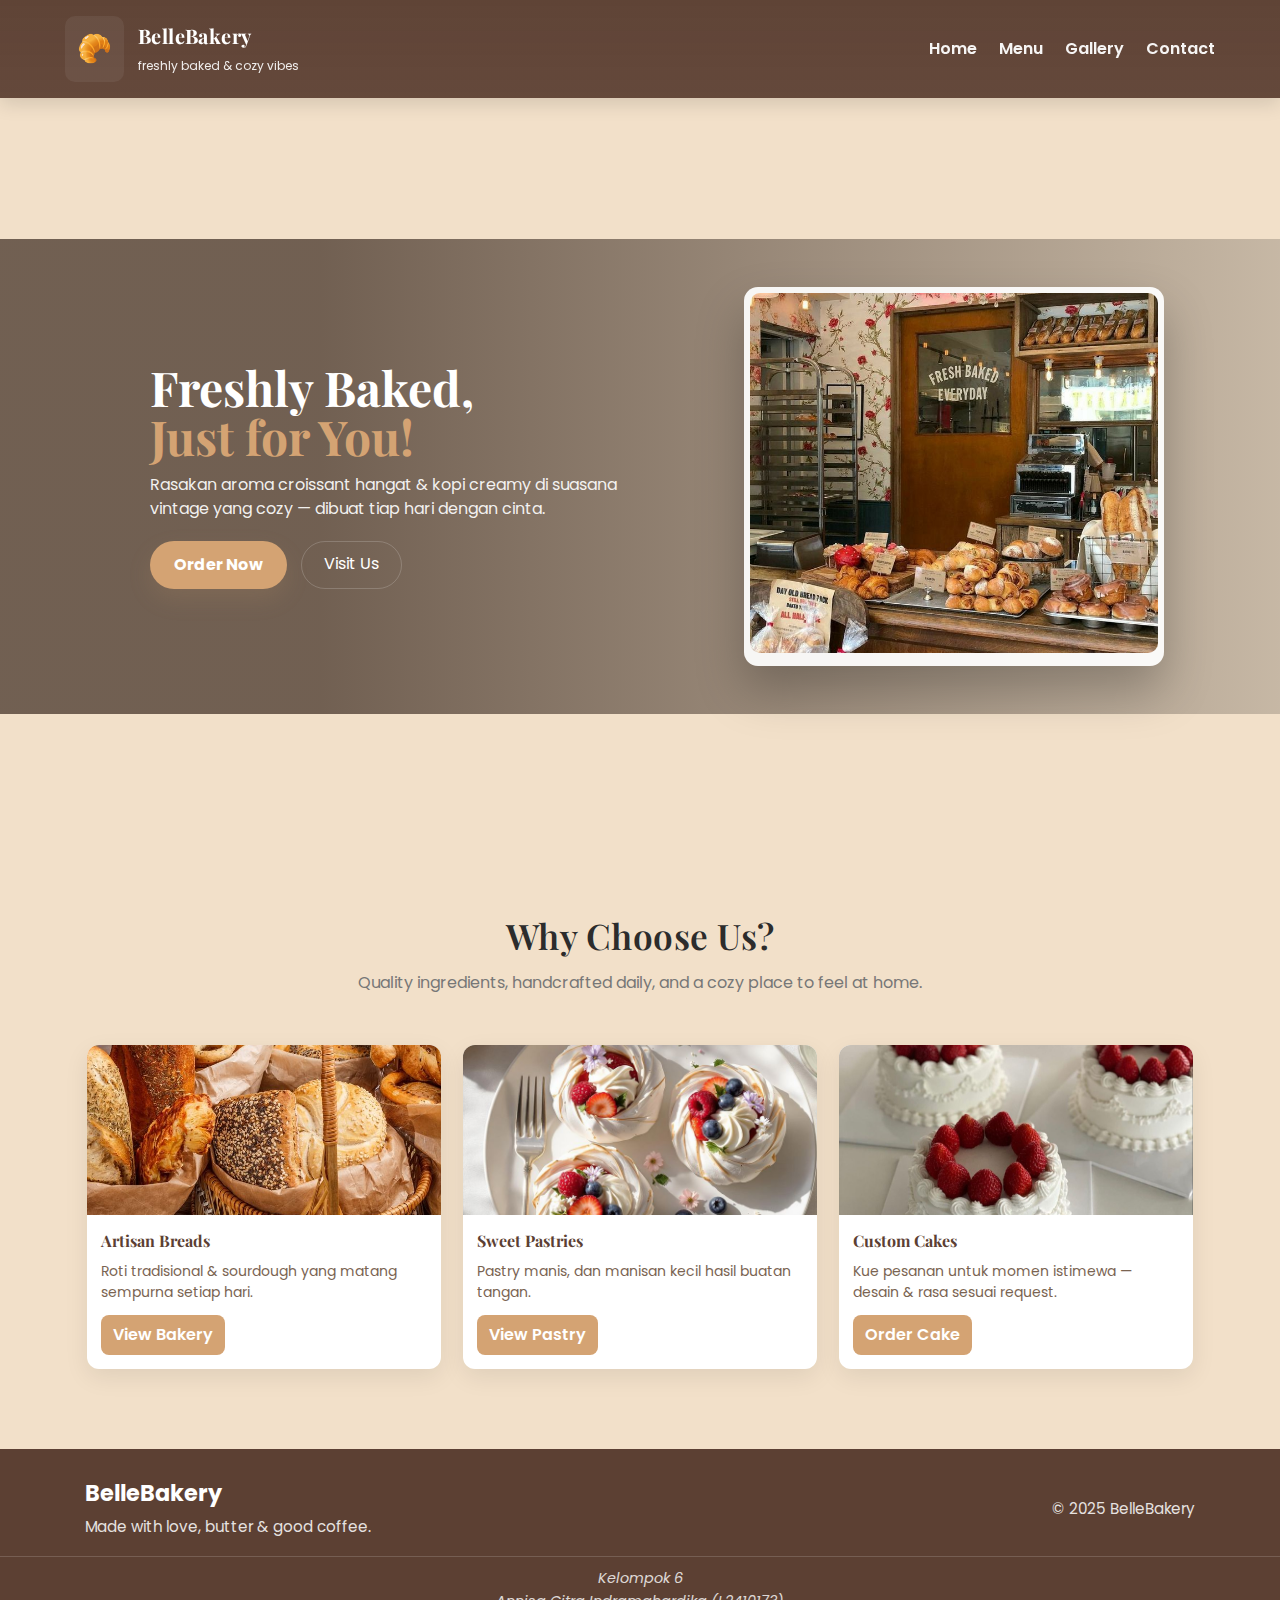
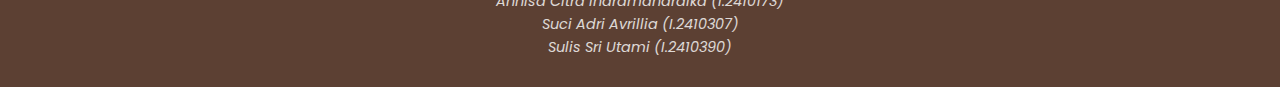
<file: index.html>
<!DOCTYPE html>
<html lang="id">
<head>
  <meta charset="utf-8" />
  <meta name="viewport" content="width=device-width,initial-scale=1" />
  <title>BelleBakery — Freshly Baked, Just for You</title>
  <link href="https://fonts.googleapis.com/css2?family=Playfair+Display:wght@600;700&family=Poppins:wght@300;400;500;600&display=swap" rel="stylesheet">
  <link rel="stylesheet" href="styles.css">
</head>
<body>

  <!-- HEADER -->
  <header class="site-header">
    <div class="container header-inner">
      <div class="brand">
        <div class="logo-mark">🥐</div>
        <div class="brand-text">
          <h1>BelleBakery</h1>
          <small class="tagline">freshly baked & cozy vibes</small>
        </div>
      </div>

      <nav class="nav">
        <a href="index.html">Home</a>
        <a href="menu.html">Menu</a>
        <a href="gallery.html">Gallery</a>
        <a href="contact.html">Contact</a>
      </nav>
    </div>
  </header>

  <!-- HERO -->
  <section id="home" class="hero">
    <div class="hero-overlay">
      <div class="container hero-inner">
        <div class="hero-left">
          <h2 class="hero-title">Freshly Baked,<br><span>Just for You!</span></h2>
          <p class="hero-sub">Rasakan aroma croissant hangat & kopi creamy di suasana vintage yang cozy — dibuat tiap hari dengan cinta.</p>
          <div class="hero-cta">
            <a href="menu.html" class="btn-primary">Order Now</a>
            <a href="gallery.html" class="btn-ghost">Visit Us</a>
          </div>
        </div>
        <div class="hero-right">
          <div class="hero-card">
            <img src="download (14).jpg" alt="Hero Croissant">
          </div>
        </div>
      </div>
    </div>
  </section>

  <!-- WHY CHOOSE US -->
  <section id="why" class="why">
    <div class="container">
      <h3 class="section-title">Why Choose Us?</h3>
      <p class="section-desc">Quality ingredients, handcrafted daily, and a cozy place to feel at home.</p>

      <div class="why-grid">
        <article class="why-card">
          <img src="artisan bread.jpg" alt="Artisan breads">
          <div class="why-body">
            <h4>Artisan Breads</h4>
            <p>Roti tradisional & sourdough yang matang sempurna setiap hari.</p>
            <a class="card-btn" href="menu.html">View Bakery</a>
          </div>
        </article>

        <article class="why-card">
          <img src="sweetpastry.jpg" alt="Pastries">
          <div class="why-body">
            <h4>Sweet Pastries</h4>
            <p>Pastry manis, dan manisan kecil hasil buatan tangan.</p>
            <a class="card-btn" href="menu.html">View Pastry</a>
          </div>
        </article>

        <article class="why-card">
          <img src="costumecake.jpg" alt="Custom cakes">
          <div class="why-body">
            <h4>Custom Cakes</h4>
            <p>Kue pesanan untuk momen istimewa — desain & rasa sesuai request.</p>
            <a class="card-btn" href="contact.html">Order Cake</a>
          </div>
        </article>
      </div>
    </div>
  </section>

  <footer id="contact" class="site-footer">
  <div class="container footer-inner">
    <div class="footer-left">
      <h4>BelleBakery</h4>
      <p>Made with love, butter & good coffee.</p>
    </div>
    <div class="footer-right">
      <p>© 2025 BelleBakery</p>
    </div>
  </div>

  <div class="footer-bottom">
    <p>Kelompok 6</p>
    <p>Annisa Citra Indramahardika (I.2410173)</p>
    <p>Suci Adri Avrillia (I.2410307)</p>
    <p>Sulis Sri Utami (I.2410390)</p>
  </div>
</footer>

</body>
</html>
</file>
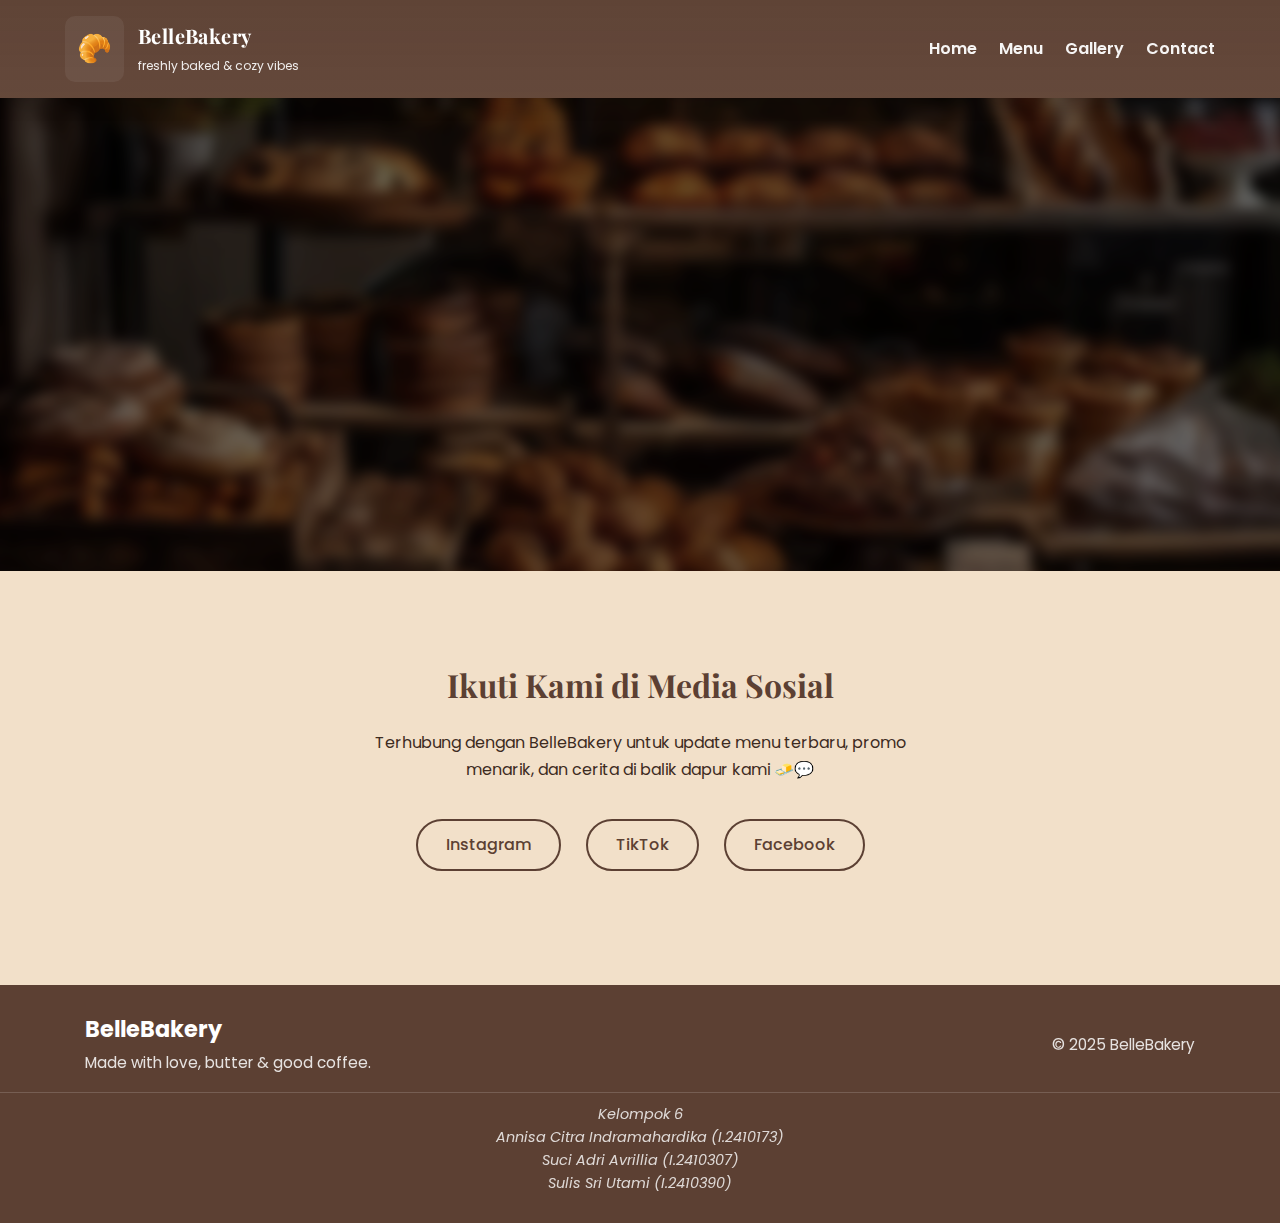
<file: contact.html>
<!DOCTYPE html>
<html lang="id">
<head>
  <meta charset="utf-8" />
  <meta name="viewport" content="width=device-width,initial-scale=1" />
  <title>BelleBakery — Contact</title>
  <link href="https://fonts.googleapis.com/css2?family=Playfair+Display:wght@600;700&family=Poppins:wght@300;400;500;600&display=swap" rel="stylesheet">
  <link rel="stylesheet" href="styles.css">
</head>
<body>

<header class="site-header">
  <div class="container header-inner">
    <div class="brand">
      <div class="logo-mark">🥐</div>
      <div class="brand-text">
        <h1>BelleBakery</h1>
        <small class="tagline">freshly baked & cozy vibes</small>
      </div>
    </div>

    <nav class="nav">
      <a href="index.html">Home</a>
      <a href="menu.html">Menu</a>
      <a href="gallery.html">Gallery</a>
      <a href="contact.html" class="active">Contact</a>
    </nav>
  </div>
</header>

<!-- UCAPAN TERIMA KASIH -->
<section class="thankyou-section">
  <div class="container">
    <h2 class="section-title">Terima Kasih Telah Mengunjungi BelleBakery!</h2>
    <p class="section-desc">
      Setiap aroma roti hangat yang kami panggang dan setiap cangkir kopi yang kami sajikan tercipta dari cinta dan dedikasi untuk Anda.  
      Kehadiranmu adalah bagian dari kisah kecil yang membuat BelleBakery selalu hidup dan bermakna. ✨
    </p>
    <p class="section-desc">
      Teruslah datang, menikmati, dan berbagi momen manis bersama kami. Karena di BelleBakery, setiap hari adalah alasan baru untuk tersenyum. 💛
    </p>
    <a href="menu.html" class="btn-primary">Lihat Menu Kami</a>
  </div>
</section>

<!-- SOSIAL MEDIA -->
<section class="social-section">
  <div class="container">
    <h3 class="section-subtitle">Ikuti Kami di Media Sosial</h3>
    <p class="social-desc">
      Terhubung dengan BelleBakery untuk update menu terbaru, promo menarik, dan cerita di balik dapur kami 🧈💬
    </p>

    <div class="social-links">
      <a href="#" class="social-btn instagram">Instagram</a>
      <a href="#" class="social-btn tiktok">TikTok</a>
      <a href="#" class="social-btn facebook">Facebook</a>
    </div>
  </div>
</section>

<footer id="contact" class="site-footer">
  <div class="container footer-inner">
    <div class="footer-left">
      <h4>BelleBakery</h4>
      <p>Made with love, butter & good coffee.</p>
    </div>
    <div class="footer-right">
      <p>© 2025 BelleBakery</p>
    </div>
  </div>

  <div class="footer-bottom">
    <p>Kelompok 6</p>
    <p>Annisa Citra Indramahardika (I.2410173)</p>
    <p>Suci Adri Avrillia (I.2410307)</p>
    <p>Sulis Sri Utami (I.2410390)</p>
  </div>
</footer>

</body>
</html>
</file>
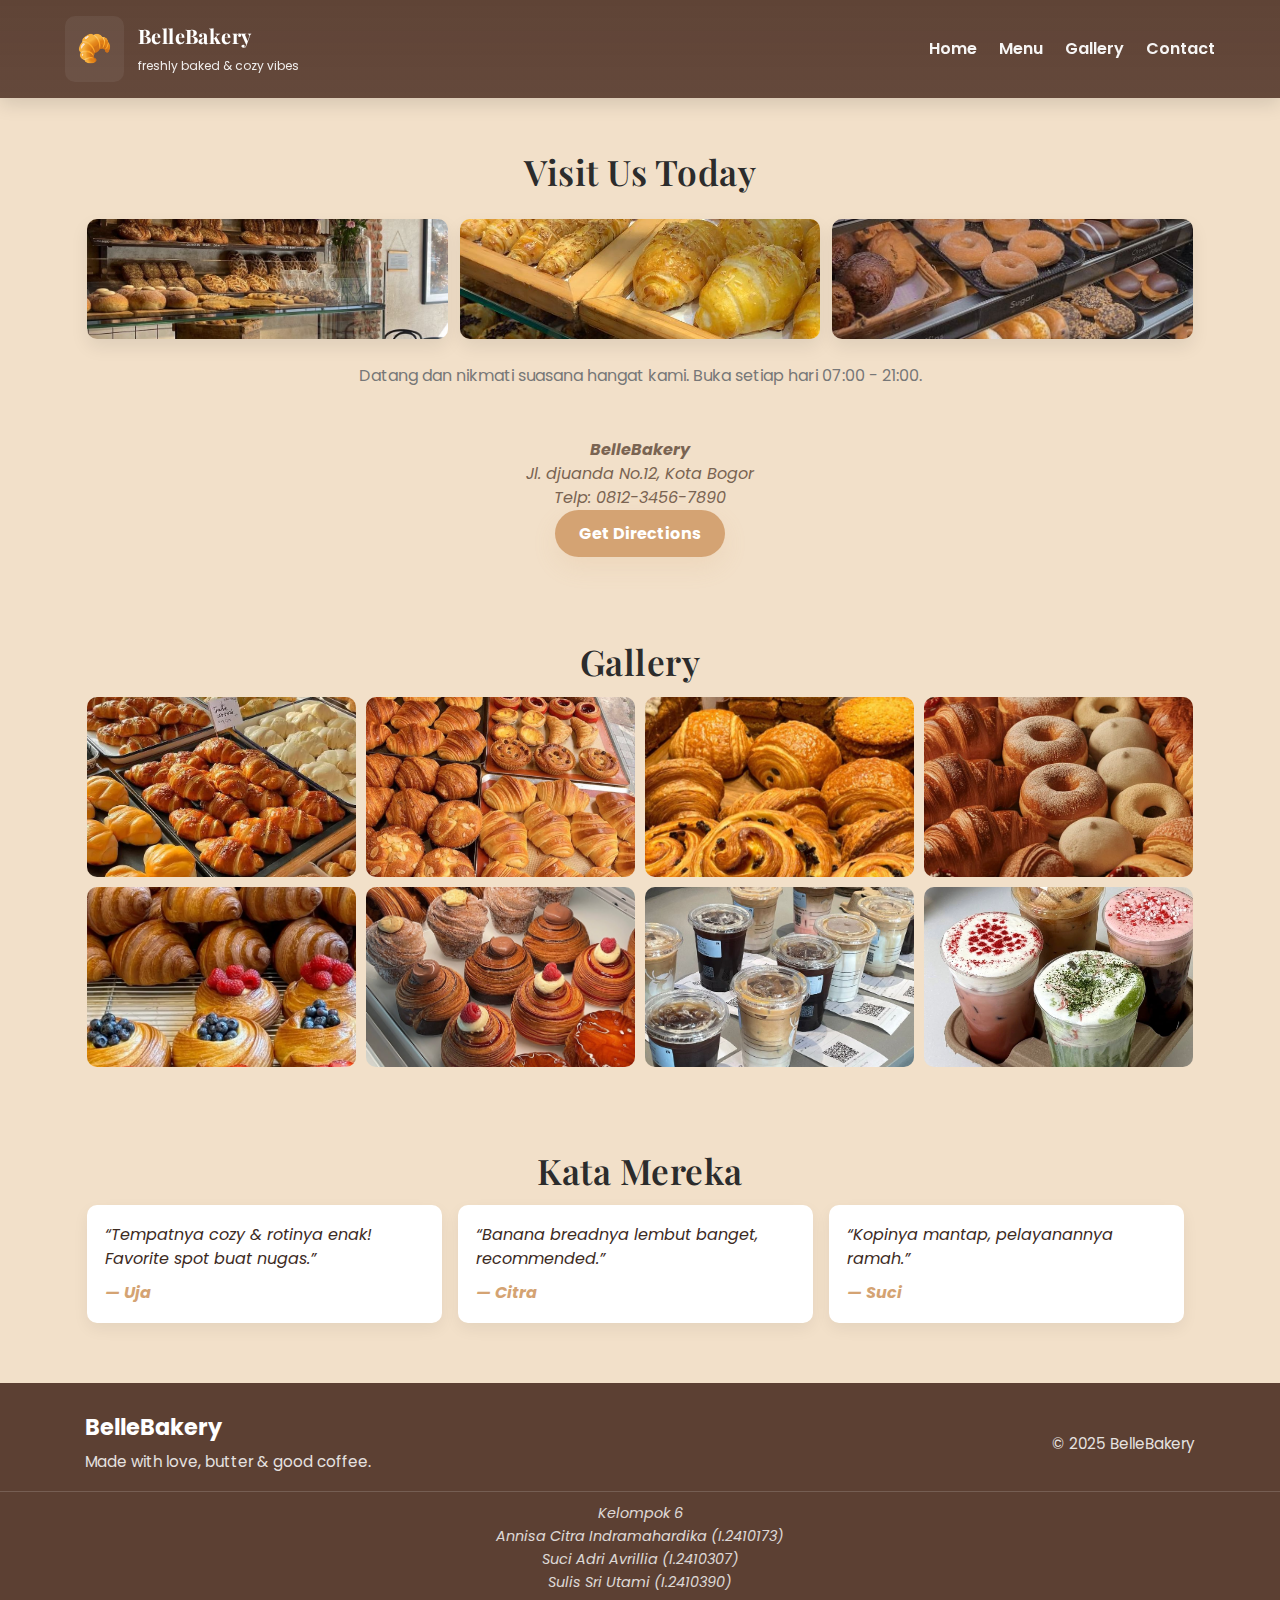
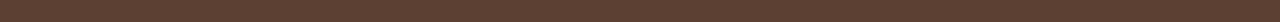
<file: gallery.html>
<!DOCTYPE html>
<html lang="id">
<head>
  <meta charset="utf-8" />
  <meta name="viewport" content="width=device-width,initial-scale=1" />
  <title>BelleBakery — Gallery & Visit</title>
  <link href="https://fonts.googleapis.com/css2?family=Playfair+Display:wght@600;700&family=Poppins:wght@300;400;500;600&display=swap" rel="stylesheet">
  <link rel="stylesheet" href="styles.css">
</head>
<body>

<header class="site-header">
  <div class="container header-inner">
    <div class="brand">
      <div class="logo-mark">🥐</div>
      <div class="brand-text">
        <h1>BelleBakery</h1>
        <small class="tagline">freshly baked & cozy vibes</small>
      </div>
    </div>

    <nav class="nav">
      <a href="index.html">Home</a>
      <a href="menu.html">Menu</a>
      <a href="gallery.html">Gallery</a>
      <a href="contact.html">Contact</a>
    </nav>
  </div>
</header>

<section id="visit" class="visit">
  <div class="container">
    <div class="visit-header" style="text-align:center; margin-bottom:20px;">
      <h3 class="section-title">Visit Us Today</h3>
    </div>

    <div class="gallery-preview" style="justify-content:center; margin-bottom:25px;">
      <img src="tokoroti.jpg" alt="">
      <img src="tokoroti2.jpg" alt="">
      <img src="tokoroti3.jpg" alt="">
    </div>

    <div class="visit-info" style="text-align:center;">
      <p class="section-desc">Datang dan nikmati suasana hangat kami. Buka setiap hari 07:00 - 21:00.</p>
      <address class="addr">
        <strong>BelleBakery</strong><br>
        Jl. djuanda No.12, Kota Bogor<br>
        Telp: 0812-3456-7890
      </address>
      <a href="contact.html" class="btn-primary">Get Directions</a>
    </div>
  </div>
</section>

<section id="gallery" class="gallery">
  <div class="container">
    <h3 class="section-title">Gallery</h3>
    <div class="gallery-grid">
      <img src="1.jpg" alt="">
      <img src="2.jpg" alt="">
      <img src="3.jpg" alt="">
      <img src="4.jpg" alt="">
      <img src="5.jpg" alt="">
      <img src="6.jpg" alt="">
      <img src="7.jpg" alt="">
      <img src="8.jpg" alt="">
    </div>
  </div>
</section>

<section class="testimoni compact">
  <div class="container">
    <h3 class="section-title">Kata Mereka</h3>
    <div class="testi-rows">
      <blockquote>“Tempatnya cozy & rotinya enak! Favorite spot buat nugas.” <cite>— Uja</cite></blockquote>
      <blockquote>“Banana breadnya lembut banget, recommended.” <cite>— Citra</cite></blockquote>
      <blockquote>“Kopinya mantap, pelayanannya ramah.” <cite>— Suci</cite></blockquote>
    </div>
  </div>
</section>

<footer id="contact" class="site-footer">
  <div class="container footer-inner">
    <div class="footer-left">
      <h4>BelleBakery</h4>
      <p>Made with love, butter & good coffee.</p>
    </div>
    <div class="footer-right">
      <p>© 2025 BelleBakery</p>
    </div>
  </div>

  <div class="footer-bottom">
    <p>Kelompok 6</p>
    <p>Annisa Citra Indramahardika (I.2410173)</p>
    <p>Suci Adri Avrillia (I.2410307)</p>
    <p>Sulis Sri Utami (I.2410390)</p>
  </div>
</footer>

</body>
</html>
</file>
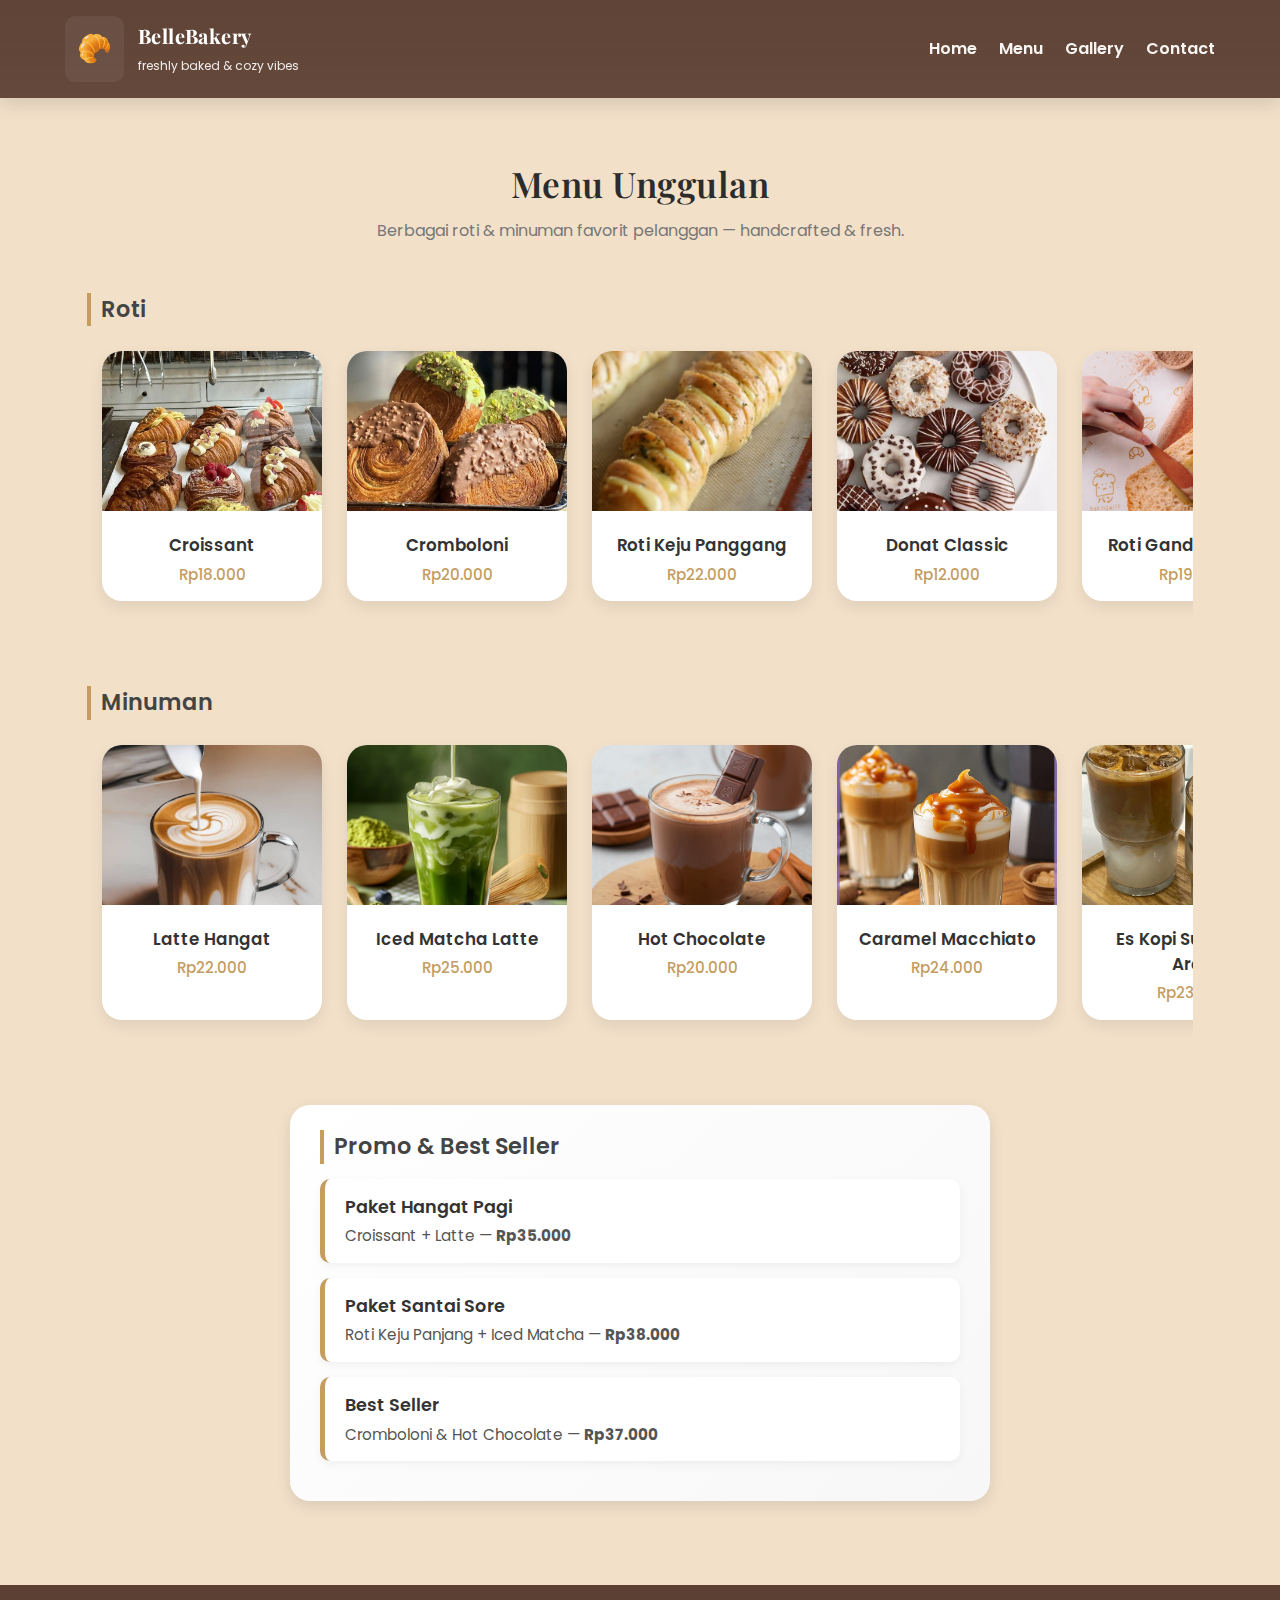
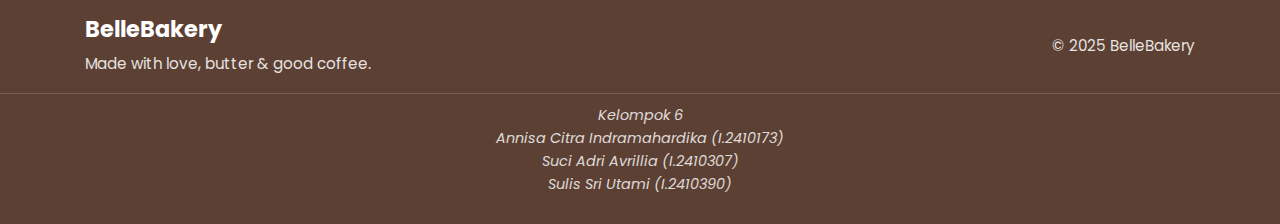
<file: menu.html>
<!DOCTYPE html>
<html lang="id">
<head>
  <meta charset="utf-8" />
  <meta name="viewport" content="width=device-width,initial-scale=1" />
  <title>BelleBakery — Menu</title>
  <link href="https://fonts.googleapis.com/css2?family=Playfair+Display:wght@600;700&family=Poppins:wght@300;400;500;600&display=swap" rel="stylesheet">
  <link rel="stylesheet" href="styles.css">
</head>
<body>

<header class="site-header">
  <div class="container header-inner">
    <div class="brand">
      <div class="logo-mark">🥐</div>
      <div class="brand-text">
        <h1>BelleBakery</h1>
        <small class="tagline">freshly baked & cozy vibes</small>
      </div>
    </div>

    <nav class="nav">
      <a href="index.html">Home</a>
      <a href="menu.html">Menu</a>
      <a href="gallery.html">Gallery</a>
      <a href="contact.html">Contact</a>
    </nav>
  </div>
</header>

<section id="menu" class="menu-section">
  <div class="container">
    <h3 class="section-title">Menu Unggulan</h3>
    <p class="section-desc">Berbagai roti & minuman favorit pelanggan — handcrafted & fresh.</p>

    <div class="menu-wrapper">
      <!-- Item cards: Roti -->
      <div class="product-col">
        <h4 class="menu-cat">Roti</h4>
        <div class="product-grid">
          <div class="product-card">
            <img src="croissant.jpg" alt="Croissant">
            <div class="prod-info">
              <h5>Croissant</h5>
              <p class="price">Rp18.000</p>
            </div>
          </div>
          <div class="product-card">
            <img src="cromboloni.jpg" alt="Cromboloni">
            <div class="prod-info">
              <h5>Cromboloni</h5>
              <p class="price">Rp20.000</p>
            </div>
          </div>
          <div class="product-card">
            <img src="rotikejupanjang.jpg" alt="Roti Keju">
            <div class="prod-info">
              <h5>Roti Keju Panggang</h5>
              <p class="price">Rp22.000</p>
            </div>
          </div>
          <div class="product-card">
            <img src="donatclassic.jpg" alt="Donat">
            <div class="prod-info">
              <h5>Donat Classic</h5>
              <p class="price">Rp12.000</p>
            </div>
          </div>
          <div class="product-card">
            <img src="rotigandummadu.jpg" alt="Roti Gandum Madu">
            <div class="prod-info">
              <h5>Roti Gandum Madu</h5>
              <p class="price">Rp19.000</p>
            </div>
          </div>
          <div class="product-card">
            <img src="banana_bread.jpg" alt="Banana Bread">
            <div class="prod-info">
              <h5>Banana Bread</h5>
              <p class="price">Rp25.000</p>
            </div>
          </div>
        </div>
      </div>

      <!-- Item cards: Minuman -->
      <div class="product-col">
        <h4 class="menu-cat">Minuman</h4>
        <div class="product-grid">
          <div class="product-card">
            <img src="latehangat.jpg" alt="Latte">
            <div class="prod-info">
              <h5>Latte Hangat</h5>
              <p class="price">Rp22.000</p>
            </div>
          </div>
          <div class="product-card">
            <img src="icemachalatte.jpg" alt="Matcha">
            <div class="prod-info">
              <h5>Iced Matcha Latte</h5>
              <p class="price">Rp25.000</p>
            </div>
          </div>
          <div class="product-card">
            <img src="hotcoklat.jpg" alt="Hot Chocolate">
            <div class="prod-info">
              <h5>Hot Chocolate</h5>
              <p class="price">Rp20.000</p>
            </div>
          </div>
          <div class="product-card">
            <img src="caramelmachiato.jpg" alt="Caramel Macchiato">
            <div class="prod-info">
              <h5>Caramel Macchiato</h5>
              <p class="price">Rp24.000</p>
            </div>
          </div>
          <div class="product-card">
            <img src="eskopisusu.jpg" alt="Es Kopi Susu">
            <div class="prod-info">
              <h5>Es Kopi Susu Gula Aren</h5>
              <p class="price">Rp23.000</p>
            </div>
          </div>
          <div class="product-card">
            <img src="strawberrymilk.jpg" alt="Strawberry Milk">
            <div class="prod-info">
              <h5>Strawberry Milk</h5>
              <p class="price">Rp18.000</p>
            </div>
          </div>
        </div>
      </div>

      <!-- Promo -->
      <aside class="promo-col">
        <h4 class="menu-cat">Promo & Best Seller</h4>
        <div class="promo-card">
          <h5>Paket Hangat Pagi</h5>
          <p>Croissant + Latte — <strong>Rp35.000</strong></p>
        </div>
        <div class="promo-card">
          <h5>Paket Santai Sore</h5>
          <p>Roti Keju Panjang + Iced Matcha — <strong>Rp38.000</strong></p>
        </div>
        <div class="promo-card">
          <h5>Best Seller</h5>
          <p>Cromboloni & Hot Chocolate — <strong>Rp37.000</strong></p>
        </div>
      </aside>
    </div>
  </div>
</section>

<footer id="contact" class="site-footer">
  <div class="container footer-inner">
    <div class="footer-left">
      <h4>BelleBakery</h4>
      <p>Made with love, butter & good coffee.</p>
    </div>
    <div class="footer-right">
      <p>© 2025 BelleBakery</p>
    </div>
  </div>

  <div class="footer-bottom">
    <p>Kelompok 6</p>
    <p>Annisa Citra Indramahardika (I.2410173)</p>
    <p>Suci Adri Avrillia (I.2410307)</p>
    <p>Sulis Sri Utami (I.2410390)</p>
  </div>
</footer>

</body>
</html>
</file>
<file: styles.css>
html {
  scroll-behavior: smooth;
}

:root {
  --brown-deep: #5c4033;
  --cream: #f2e0c9;
  --sage: #a8b5a0;
  --caramel: #d4a373;
  --text: #3d2b1f;
  --muted: #7a6452;
  --white: #ffffff;
}

* {
  box-sizing: border-box;
  margin: 0;
  padding: 0;
}

html,
body {
  height: 100%;
}

body {
  font-family: "Poppins", sans-serif;
  color: var(--text);
  background: var(--cream);
  -webkit-font-smoothing: antialiased;
  -moz-osx-font-smoothing: grayscale;
  line-height: 1.5;
}

.container {
  max-width: 1150px;
  margin: 0 auto;
  padding: 0 22px;
}

.site-header {
  background: linear-gradient(180deg, rgba(92, 64, 51, 0.98), rgba(92, 64, 51, 0.95));
  color: var(--white);
  position: sticky;
  top: 0;
  z-index: 40;
  box-shadow: 0 6px 18px rgba(0, 0, 0, 0.12);
}

.header-inner {
  display: flex;
  align-items: center;
  justify-content: space-between;
  padding: 16px 0;
}

.brand {
  display: flex;
  gap: 14px;
  align-items: center;
}

.logo-mark {
  font-size: 28px;
  background: rgba(255, 255, 255, 0.06);
  padding: 12px;
  border-radius: 10px;
}

.brand-text h1 {
  font-family: "Playfair Display", serif;
  font-size: 20px;
  letter-spacing: 0.4px;
  margin-bottom: 2px;
  color: var(--white);
}

.tagline {
  font-size: 12px;
  color: rgba(255, 255, 255, 0.9);
}

.nav a {
  color: rgba(255, 255, 255, 0.95);
  text-decoration: none;
  margin-left: 18px;
  font-weight: 600;
}

.nav a:hover {
  color: var(--caramel);
}

.hero{
  position:relative;
  min-height:84vh;
  background-image: url('https://images.unsplash.com/photo-1549040632-7a6a7507b9fd?auto=format&fit=crop&w=1800&q=80');
  background-size:cover;
  background-position:center;
  display:flex;
  align-items:center;
}
.hero-overlay{
  width:100%;
  height:100%;
  background:linear-gradient(90deg, rgba(44,27,18,0.65) 25%, rgba(0,0,0,0.18) 100%);
  display:flex;
  align-items:center;
}
.hero-inner {
  display: grid;
  grid-template-columns: 1fr 460px;
  gap: 28px;
  align-items: center;
  padding: 48px 0;
}

.hero-left {
  padding-left: 6%;
}

.hero-title {
  font-family: "Playfair Display", serif;
  color: var(--white);
  font-size: 48px;
  line-height: 1.02;
  margin-bottom: 12px;
}

.hero-title span {
  color: var(--caramel);
}

.hero-sub {
  color: rgba(255, 255, 255, 0.92);
  max-width: 560px;
  margin-bottom: 20px;
  font-size: 16px;
}

.hero-cta {
  display: flex;
  gap: 14px;
}

.btn-primary {
  background: var(--caramel);
  color: var(--white);
  padding: 12px 24px;
  border-radius: 30px;
  text-decoration: none;
  font-weight: 700;
  box-shadow: 0 10px 24px rgba(212, 163, 115, 0.14);
}

.btn-primary:hover {
  background: #b8804d;
}

.btn-ghost {
  background: transparent;
  border: 1px solid rgba(255, 255, 255, 0.18);
  color: var(--white);
  padding: 10px 22px;
  border-radius: 28px;
  text-decoration: none;
}

.hero-card {
  background: rgba(255, 255, 255, 0.92);
  border-radius: 14px;
  padding: 6px;
  box-shadow: 0 24px 48px rgba(0, 0, 0, 0.25);
  overflow: hidden;
  max-width: 420px;
  margin-left: auto;
}

.hero-card img {
  width: 100%;
  height: 360px;
  object-fit: cover;
  border-radius: 10px;
}

.why {
  padding: 56px 0;
}

.section-title {
  font-family: "Playfair Display", serif;
  color: var(--brown-deep);
  font-size: 28px;
  margin-bottom: 8px;
}

.section-desc {
  color: var(--muted);
  margin-bottom: 22px;
}

.why-grid {
  display: grid;
  grid-template-columns: repeat(3, 1fr);
  gap: 22px;
  margin-top: 18px;
}

.why-card {
  background: var(--white);
  border-radius: 12px;
  overflow: hidden;
  box-shadow: 0 8px 24px rgba(0, 0, 0, 0.08);
  display: flex;
  flex-direction: column;
}

.why-card img {
  width: 100%;
  height: 170px;
  object-fit: cover;
}

.why-body {
  padding: 14px;
}

.why-body h4 {
  font-family: "Playfair Display", serif;
  color: var(--brown-deep);
  margin-bottom: 8px;
}

.why-body p {
  color: var(--muted);
  font-size: 14px;
  margin-bottom: 12px;
}

.card-btn {
  display: inline-block;
  padding: 8px 12px;
  background: var(--caramel);
  color: var(--white);
  border-radius: 8px;
  text-decoration: none;
  font-weight: 600;
}

.menu-section {
  background: #fafafa;
  padding: 80px 20px;
  font-family: 'Poppins', sans-serif;
  background : #f8f550;
  color: #333;
}

.section-title {
  text-align: center;
  font-size: 2.2rem;
  font-weight: 600;
  letter-spacing: 0.5px;
  color: #2c2c2c;
  margin-bottom: 8px;
}

.section-desc {
  text-align: center;
  color: #777;
  margin-bottom: 50px;
  font-size: 1rem;
}

.menu-wrapper {
  display: flex;
  flex-direction: column;
  gap: 60px;
}

.menu-cat {
  font-size: 1.4rem;
  font-weight: 600;
  margin-bottom: 15px;
  padding-left: 10px;
  color: #444;
  border-left: 4px solid #c59d5f;
}

.product-grid {
  display: flex;
  gap: 25px;
  overflow-x: auto;
  scroll-behavior: smooth;
  padding: 10px 15px 25px;
}

.product-grid::-webkit-scrollbar {
  height: 8px;
}
.product-grid::-webkit-scrollbar-track {
  background: #f0f0f0;
  border-radius: 5px;
}
.product-grid::-webkit-scrollbar-thumb {
  background: #ccc;
  border-radius: 5px;
}
.product-grid::-webkit-scrollbar-thumb:hover {
  background: #aaa;
}

.product-card {
  flex: 0 0 220px;
  background: #fff;
  border-radius: 20px;
  overflow: hidden;
  box-shadow: 0 6px 15px rgba(0,0,0,0.08);
  transition: all 0.3s ease;
}

.product-card:hover {
  transform: translateY(-8px);
  box-shadow: 0 12px 25px rgba(0,0,0,0.12);
}

.product-card img {
  width: 100%;
  height: 160px;
  object-fit: cover;
  transition: transform 0.4s ease;
}

.product-card:hover img {
  transform: scale(1.05);
}

.prod-info {
  padding: 15px;
  text-align: center;
}

.prod-info h5 {
  font-size: 1.05rem;
  margin-bottom: 5px;
  font-weight: 600;
  color: #333;
}

.price {
  color: #c59d5f;
  font-weight: 500;
  font-size: 0.95rem;
}

.promo-col {
  background: linear-gradient(135deg, #fff 0%, #f7f7f7 100%);
  border-radius: 20px;
  padding: 25px 30px;
  box-shadow: 0 5px 15px rgba(0,0,0,0.1);
  width: 90%;
  max-width: 700px;
  margin: 0 auto;
  transition: all 0.3s ease;
}

.promo-col:hover {
  transform: translateY(-4px);
}

.promo-card {
  background: #ffffff;
  border-left: 5px solid #c59d5f;
  border-radius: 10px;
  padding: 15px 20px;
  margin-bottom: 15px;
  box-shadow: 0 3px 10px rgba(0,0,0,0.05);
  transition: background 0.3s ease;
}

.promo-card:hover {
  background: #fdf3e6;
}

.promo-card h5 {
  font-size: 1.1rem;
  margin-bottom: 5px;
  font-weight: 600;
}

.promo-card p {
  color: #555;
  font-size: 0.95rem;
}

.visit {
  padding: 48px 0;
  background: linear-gradient(180deg, rgba(242,224,201,0.6), rgba(242,224,201,0.6));
}

.visit-inner {
  display: grid;
  grid-template-columns: 1fr 1fr;
  gap: 22px;
  align-items: center;
  padding: 22px 0;
}

.addr {
  color: var(--muted);
  margin: 12px 0;
}

.gallery-preview {
  display: flex;
  gap: 12px;
}

.gallery-preview img {
  width: 100%;
  height: 120px;
  object-fit: cover;
  border-radius: 10px;
  box-shadow: 0 8px 18px rgba(0,0,0,0.08);
}

.gallery {
  padding: 42px 0;
}

.gallery-grid {
  display: grid;
  grid-template-columns: repeat(4, 1fr);
  gap: 10px;
}

.gallery-grid img {
  width: 100%;
  height: 180px;
  object-fit: cover;
  border-radius: 10px;
}

.testimoni.compact {
  padding: 36px 0;
}

.testi-rows {
  display: flex;
  gap: 16px;
  flex-wrap: wrap;
}

.testi-rows blockquote {
  background: var(--white);
  padding: 18px;
  border-radius: 10px;
  box-shadow: 0 6px 16px rgba(0,0,0,0.06);
  width: calc(33% - 10px);
  font-style: italic;
  color: var(--text);
}

.testi-rows cite {
  display: block;
  margin-top: 10px;
  color: var(--caramel);
  font-weight: 700;
}

.site-footer {
  background: var(--brown-deep);
  color: var(--white);
  padding: 28px 0;
  margin-top: 24px;
  font-family: 'Poppins', sans-serif;
}

.footer-inner {
  display: flex;
  justify-content: space-between;
  align-items: center;
  flex-wrap: wrap;
  padding: 0 20px;
}

.footer-left h4 {
  font-size: 1.4rem;
  margin-bottom: 6px;
}

.footer-left p,
.footer-right p {
  font-size: 0.95rem;
  opacity: 0.85;
  margin: 3px 0;
}

.footer-bottom {
  border-top: 1px solid rgba(255,255,255,0.2);
  text-align: center;
  margin-top: 14px;
  padding-top: 10px;
  font-size: 0.9rem;
  opacity: 0.8;
  font-style: italic;
  line-height: 1.6;
}

.thankyou-section {
  padding: 100px 20px;
  text-align: center;
  background: var(--cream);
  color: var(--text);
}

.thankyou-section .section-title {
  font-family: 'Playfair Display', serif;
  font-size: 2.2rem;
  margin-bottom: 20px;
}

.thankyou-section .section-desc {
  max-width: 700px;
  margin: 0 auto 15px;
  line-height: 1.7;
  font-size: 1rem;
}

.thankyou-section .btn-primary {
  margin-top: 25px;
}

/* === ANIMASI LEMBUT UNTUK BAGIAN TERIMA KASIH === */
.thankyou-section {
  position: relative;
  padding: 100px 20px;
  text-align: center;
  color: var(--white);
  animation: fadeUp 1.2s ease-in-out;
  overflow: hidden;
}

.thankyou-section::before {
  content: "";
  position: absolute;
  inset: 0;
  background: url('backgroundtoko.jpg') center/cover no-repeat;
  filter: blur(6px) brightness(70%);
  transform: scale(1.1);
  z-index: 0;
}

.thankyou-section::after {
  content: "";
  position: absolute;
  inset: 0;
  background: rgba(0, 0, 0, 0.4); /* lapisan gelap lembut */
  z-index: 1;
}

.thankyou-section .section-title,
.thankyou-section .section-desc,
.thankyou-section .btn-primary {
  position: relative;
  z-index: 2;
}

/* Tulisan */
.thankyou-section .section-title {
  font-family: 'Playfair Display', serif;
  font-size: 2.3rem;
  margin-bottom: 20px;
  color: var(--cream);
  opacity: 0;
  animation: fadeIn 1s ease-in forwards 0.3s;
}

.thankyou-section .section-desc {
  max-width: 700px;
  margin: 0 auto 15px;
  line-height: 1.8;
  font-size: 1rem;
  color: var(--white);
  opacity: 0;
  animation: fadeIn 1.2s ease-in forwards 0.6s;
}

.thankyou-section .btn-primary {
  margin-top: 25px;
  opacity: 0;
  animation: fadeIn 1.3s ease-in forwards 0.9s;
}

/* Animasi definisi */
@keyframes fadeIn {
  0% { opacity: 0; transform: translateY(20px); }
  100% { opacity: 1; transform: translateY(0); }
}

@keyframes fadeUp {
  0% { opacity: 0; transform: translateY(40px); }
  100% { opacity: 1; transform: translateY(0); }
}

/* ===== SOSIAL MEDIA SECTION ===== */
.social-section {
  background: var(--cream);
  text-align: center;
  padding: 90px 20px;
  transition: background 0.3s ease;
}

.social-section:hover {
  background: #f5e6d3; /* sedikit lebih hangat saat di-hover */
}

.social-section h3 {
  font-size: 2rem;
  color: var(--brown-deep);
  margin-bottom: 20px;
  font-family: 'Playfair Display', serif;
}

.social-section p {
  color: var(--text);
  max-width: 600px;
  margin: 0 auto 35px;
  line-height: 1.7;
  font-size: 1rem;
}

.social-links {
  display: flex;
  justify-content: center;
  gap: 25px;
}

.social-links a {
  display: inline-block;
  padding: 12px 28px;
  border: 2px solid var(--brown-deep);
  border-radius: 50px;
  color: var(--brown-deep);
  font-weight: 500;
  font-family: 'Poppins', sans-serif;
  transition: all 0.3s ease;
  text-decoration: none;
  background: var(--cream);
}

.social-links a:hover {
  background: var(--brown-deep);
  color: var(--cream);
  transform: translateY(-3px);
  box-shadow: 0 5px 12px rgba(92, 64, 51, 0.2);
}

a{transition:all .18s ease}

.menu-section {
  padding: 60px 0;
  background: var(--cream);
}

.menu-title {
  font-family: "Playfair Display", serif;
  color: var(--brown-deep);
  font-size: 28px;
  margin-bottom: 8px;
  text-align: center;
}

.menu-subtitle {
  color: var(--muted);
  text-align: center;
  margin-bottom: 28px;
}

.menu-wrapper {
  display: flex;
  flex-direction: column;
  gap: 60px;
}

.menu-row {
  display: flex;
  gap: 22px;
  overflow-x: auto;
  scroll-snap-type: x mandatory;
  padding-bottom: 10px;
}
.menu-row::-webkit-scrollbar {
  height: 8px;
}
.menu-row::-webkit-scrollbar-thumb {
  background: var(--caramel);
  border-radius: 6px;
}

.menu-item {
  flex: 0 0 280px;
  background: var(--white);
  border-radius: 12px;
  box-shadow: 0 8px 18px rgba(0,0,0,0.06);
  scroll-snap-align: start;
  transition: transform 0.25s ease, box-shadow 0.25s ease;
}
.menu-item:hover {
  transform: translateY(-5px);
  box-shadow: 0 14px 28px rgba(0,0,0,0.12);
}

.menu-item img {
  width: 100%;
  height: 180px;
  object-fit: cover;
  border-radius: 12px 12px 0 0;
}

.menu-info {
  padding: 14px 16px 20px;
}
.menu-info h4 {
  font-family: "Playfair Display", serif;
  color: var(--brown-deep);
  margin-bottom: 6px;
  font-size: 17px;
}
.menu-info p {
  color: var(--muted);
  font-size: 14px;
  margin-bottom: 10px;
}
.menu-info .price {
  color: var(--caramel);
  font-weight: 700;
  font-size: 15px;
}

.menu-info .btn-order {
  display: inline-block;
  margin-top: 6px;
  background: var(--caramel);
  color: var(--white);
  padding: 8px 16px;
  border-radius: 20px;
  font-size: 13px;
  text-decoration: none;
}
.menu-info .btn-order:hover {
  background: #b8804d;
}

@media (max-width:1100px){
  .hero-inner{grid-template-columns:1fr 360px}
  .why-grid{grid-template-columns:repeat(2,1fr)}
  .gallery-grid{grid-template-columns:repeat(2,1fr)}
  .testi-rows blockquote{width:calc(50% - 10px)}
}

@media (max-width:768px){
  .nav{display:none}
  .hero-inner{grid-template-columns:1fr;gap:18px;padding:28px 0}
  .hero-card{max-width:100%}
  .hero-card img{height:240px}
  .why-grid{grid-template-columns:1fr}
  .menu-grid{grid-template-columns:1fr;gap:18px}
  .product-grid{grid-template-columns:1fr 1fr}
  .gallery-grid{grid-template-columns:repeat(2,1fr)}
  .testi-rows blockquote{width:100%}
  .footer-inner{flex-direction:column;gap:12px;text-align:center}
}
</file>
